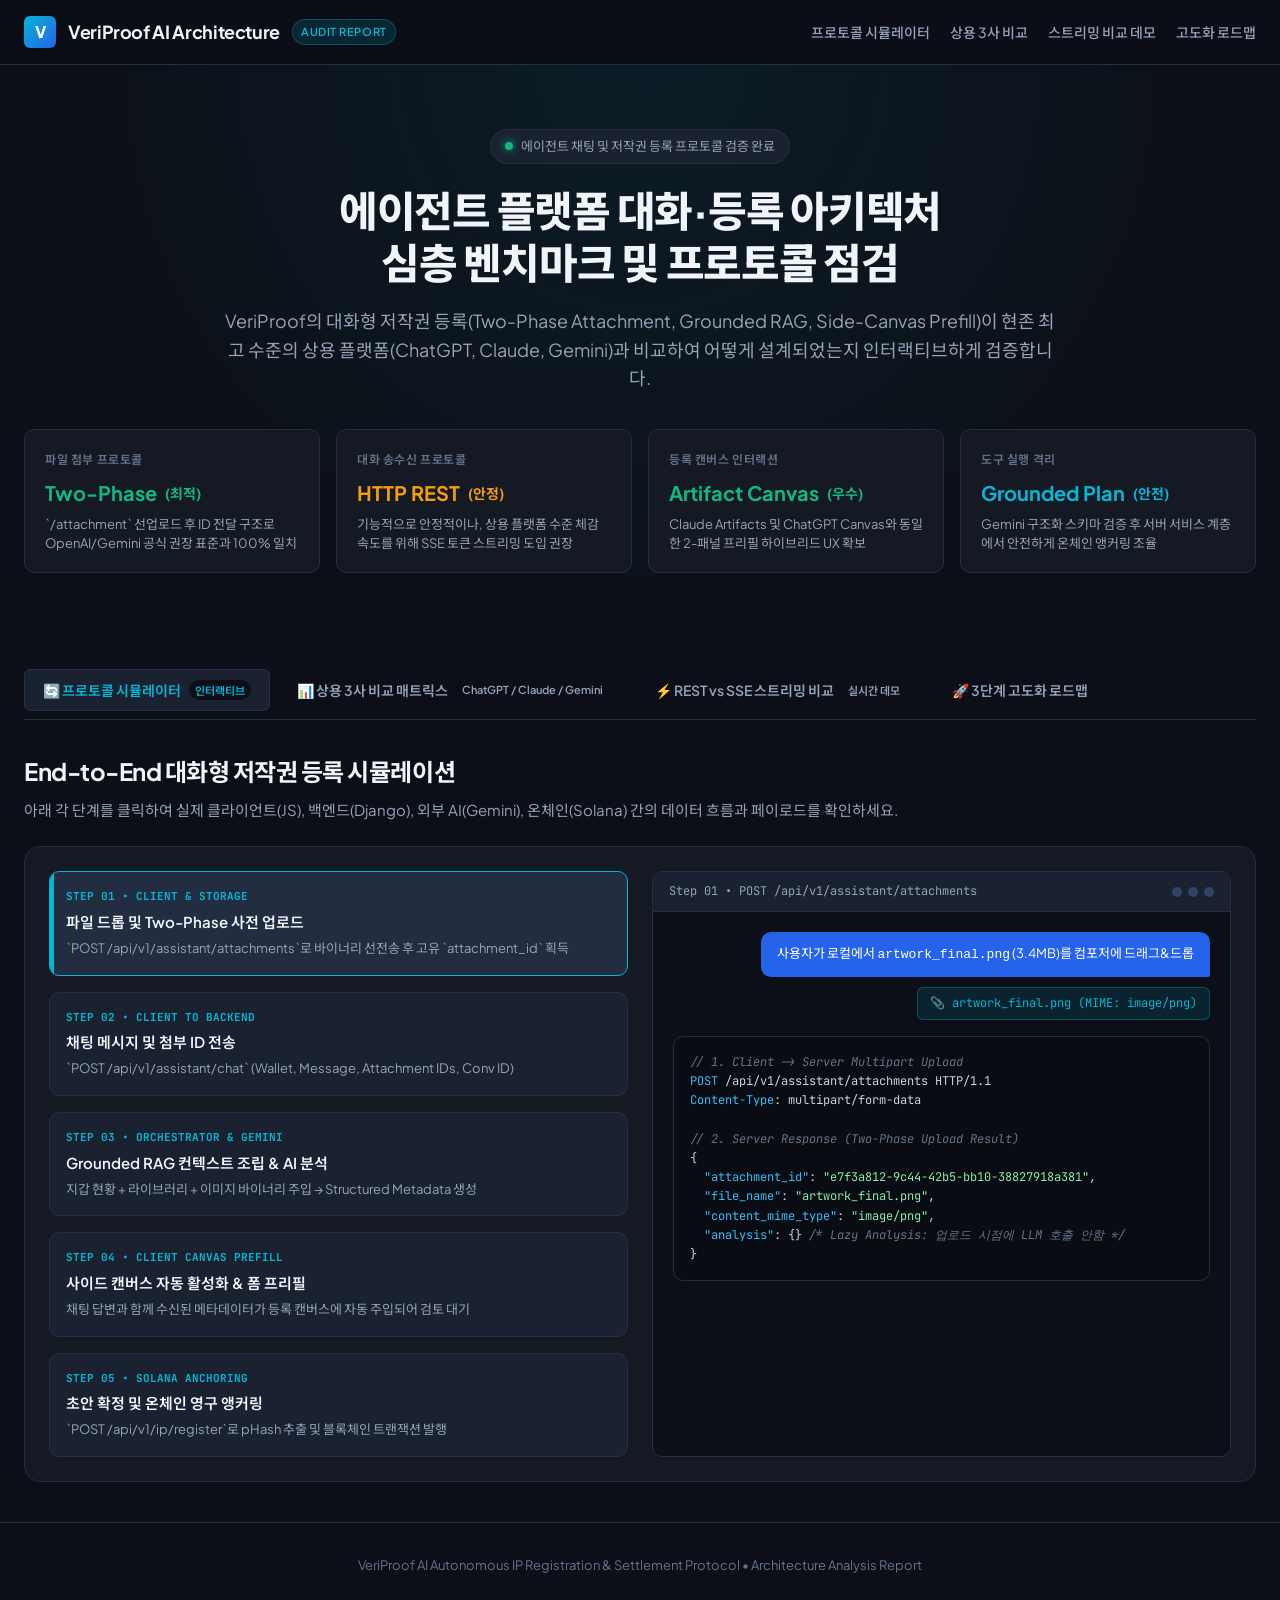
<file: docs/agent-chat-architecture-report.html>
<!DOCTYPE html>
<html lang="ko">
<head>
  <meta charset="UTF-8">
  <meta name="viewport" content="width=device-width, initial-scale=1.0">
  <title>VeriProof AI 에이전트 채팅 및 저작권 등록 아키텍처 분석 리포트</title>
  <link rel="preconnect" href="https://fonts.googleapis.com">
  <link rel="preconnect" href="https://fonts.gstatic.com" crossorigin>
  <link href="https://fonts.googleapis.com/css2?family=Plus+Jakarta+Sans:wght@400;500;600;700;800&family=JetBrains+Mono:wght@400;500;600&family=Noto+Sans+KR:wght@300;400;500;600;700&display=swap" rel="stylesheet">
  <style>
    :root {
      --font-main: 'Plus Jakarta Sans', 'Noto Sans KR', -apple-system, BlinkMacSystemFont, sans-serif;
      --font-mono: 'JetBrains Mono', monospace;

      --bg-base: #0c0f17;
      --bg-surface: #141923;
      --bg-surface-elevated: #1a2232;
      --bg-surface-active: #222d42;

      --border-subtle: #242f44;
      --border-strong: #334360;

      --text-primary: #f1f5f9;
      --text-secondary: #94a3b8;
      --text-muted: #64748b;

      --accent-cyan: #06b6d4;
      --accent-cyan-glow: rgba(6, 182, 212, 0.15);
      --accent-teal: #10b981;
      --accent-teal-glow: rgba(16, 185, 129, 0.15);
      --accent-amber: #f59e0b;
      --accent-rose: #f43f5e;
      --accent-blue: #38bdf8;

      --radius-sm: 6px;
      --radius-md: 10px;
      --radius-lg: 16px;
      --radius-xl: 24px;

      --shadow-sm: 0 2px 8px rgba(0, 0, 0, 0.3);
      --shadow-md: 0 8px 24px rgba(0, 0, 0, 0.4);
      --shadow-lg: 0 16px 40px rgba(0, 0, 0, 0.5);
    }

    * {
      box-sizing: border-box;
      margin: 0;
      padding: 0;
    }

    body {
      font-family: var(--font-main);
      background-color: var(--bg-base);
      color: var(--text-primary);
      line-height: 1.6;
      -webkit-font-smoothing: antialiased;
      overflow-x: hidden;
    }

    a {
      color: var(--accent-cyan);
      text-decoration: none;
    }

    /* Scrollbar */
    ::-webkit-scrollbar {
      width: 8px;
      height: 8px;
    }
    ::-webkit-scrollbar-track {
      background: var(--bg-base);
    }
    ::-webkit-scrollbar-thumb {
      background: var(--border-strong);
      border-radius: 4px;
    }
    ::-webkit-scrollbar-thumb:hover {
      background: var(--text-muted);
    }

    /* Container */
    .container {
      max-width: 1280px;
      margin: 0 auto;
      padding: 0 24px;
    }

    /* Header */
    header {
      border-bottom: 1px solid var(--border-subtle);
      background: rgba(12, 15, 23, 0.85);
      backdrop-filter: blur(12px);
      position: sticky;
      top: 0;
      z-index: 100;
      padding: 16px 0;
    }

    .nav-wrapper {
      display: flex;
      justify-content: space-between;
      align-items: center;
    }

    .brand-logo {
      display: flex;
      align-items: center;
      gap: 12px;
    }

    .brand-icon {
      width: 32px;
      height: 32px;
      background: linear-gradient(135deg, var(--accent-cyan), #2563eb);
      border-radius: var(--radius-sm);
      display: flex;
      align-items: center;
      justify-content: center;
      font-weight: 800;
      color: #fff;
      font-size: 16px;
    }

    .brand-title {
      font-size: 18px;
      font-weight: 700;
      letter-spacing: -0.02em;
    }

    .brand-badge {
      font-size: 11px;
      font-weight: 600;
      background: var(--accent-cyan-glow);
      color: var(--accent-cyan);
      border: 1px solid rgba(6, 182, 212, 0.3);
      padding: 3px 8px;
      border-radius: 20px;
      text-transform: uppercase;
      letter-spacing: 0.05em;
    }

    .nav-links {
      display: flex;
      gap: 20px;
      list-style: none;
    }

    .nav-links a {
      color: var(--text-secondary);
      font-size: 14px;
      font-weight: 500;
      transition: color 0.2s;
    }

    .nav-links a:hover {
      color: var(--text-primary);
    }

    /* Hero Section */
    .hero {
      padding: 64px 0 48px;
      text-align: center;
      background: radial-gradient(circle at 50% 0%, rgba(6, 182, 212, 0.08) 0%, transparent 70%);
    }

    .hero-eyebrow {
      display: inline-flex;
      align-items: center;
      gap: 8px;
      background: var(--bg-surface-elevated);
      border: 1px solid var(--border-subtle);
      padding: 6px 14px;
      border-radius: 20px;
      font-size: 13px;
      color: var(--text-secondary);
      margin-bottom: 20px;
    }

    .hero-eyebrow span.pulse-dot {
      width: 8px;
      height: 8px;
      background: var(--accent-teal);
      border-radius: 50%;
      box-shadow: 0 0 8px var(--accent-teal);
    }

    .hero-title {
      font-size: 42px;
      font-weight: 800;
      letter-spacing: -0.03em;
      line-height: 1.25;
      margin-bottom: 18px;
    }

    .hero-subtitle {
      font-size: 18px;
      color: var(--text-secondary);
      max-width: 840px;
      margin: 0 auto 36px;
      font-weight: 400;
    }

    /* Interactive Stats / Verdict Row */
    .verdict-grid {
      display: grid;
      grid-template-columns: repeat(4, 1fr);
      gap: 16px;
      margin-bottom: 48px;
    }

    .verdict-card {
      background: var(--bg-surface);
      border: 1px solid var(--border-subtle);
      border-radius: var(--radius-md);
      padding: 20px;
      text-align: left;
      transition: transform 0.2s, border-color 0.2s;
    }

    .verdict-card:hover {
      transform: translateY(-2px);
      border-color: var(--border-strong);
    }

    .verdict-header {
      font-size: 12px;
      text-transform: uppercase;
      letter-spacing: 0.05em;
      color: var(--text-muted);
      margin-bottom: 8px;
      font-weight: 600;
    }

    .verdict-val {
      font-size: 20px;
      font-weight: 700;
      display: flex;
      align-items: center;
      gap: 8px;
      margin-bottom: 6px;
    }

    .verdict-val.status-good { color: var(--accent-teal); }
    .verdict-val.status-info { color: var(--accent-cyan); }
    .verdict-val.status-warn { color: var(--accent-amber); }

    .verdict-desc {
      font-size: 13px;
      color: var(--text-secondary);
      line-height: 1.4;
    }

    /* Tab Section */
    .section-nav-tabs {
      display: flex;
      gap: 8px;
      border-bottom: 1px solid var(--border-subtle);
      margin-bottom: 32px;
      overflow-x: auto;
      padding-bottom: 8px;
    }

    .tab-btn {
      background: transparent;
      border: 1px solid transparent;
      color: var(--text-secondary);
      padding: 10px 18px;
      font-size: 14px;
      font-weight: 600;
      border-radius: var(--radius-sm);
      cursor: pointer;
      font-family: inherit;
      transition: all 0.2s;
      white-space: nowrap;
      display: flex;
      align-items: center;
      gap: 8px;
    }

    .tab-btn:hover {
      color: var(--text-primary);
      background: var(--bg-surface);
    }

    .tab-btn.active {
      color: var(--accent-cyan);
      background: var(--bg-surface-elevated);
      border-color: var(--border-subtle);
    }

    .tab-btn .tab-badge {
      font-size: 11px;
      padding: 2px 6px;
      border-radius: 10px;
      background: var(--bg-base);
    }

    /* Content Panels */
    .tab-panel {
      display: none;
      animation: fadeIn 0.3s ease-in-out;
    }

    .tab-panel.active {
      display: block;
    }

    @keyframes fadeIn {
      from { opacity: 0; transform: translateY(6px); }
      to { opacity: 1; transform: translateY(0); }
    }

    /* Section Component Header */
    .section-header {
      margin-bottom: 24px;
    }

    .section-title {
      font-size: 24px;
      font-weight: 700;
      margin-bottom: 8px;
      letter-spacing: -0.02em;
    }

    .section-description {
      font-size: 15px;
      color: var(--text-secondary);
    }

    /* Simulator Workspace Layout */
    .sim-layout {
      display: grid;
      grid-template-columns: 1fr 1fr;
      gap: 24px;
      background: var(--bg-surface);
      border: 1px solid var(--border-subtle);
      border-radius: var(--radius-lg);
      padding: 24px;
      margin-bottom: 40px;
    }

    /* Interactive Simulation Flow Box */
    .sim-controls {
      display: flex;
      flex-direction: column;
      gap: 16px;
    }

    .sim-step-card {
      background: var(--bg-surface-elevated);
      border: 1px solid var(--border-subtle);
      border-radius: var(--radius-md);
      padding: 16px;
      cursor: pointer;
      transition: all 0.2s;
      position: relative;
      overflow: hidden;
    }

    .sim-step-card:hover {
      border-color: var(--border-strong);
      transform: translateX(4px);
    }

    .sim-step-card.active {
      border-color: var(--accent-cyan);
      background: var(--bg-surface-active);
    }

    .sim-step-card.active::before {
      content: "";
      position: absolute;
      left: 0;
      top: 0;
      bottom: 0;
      width: 4px;
      background: var(--accent-cyan);
    }

    .sim-step-num {
      font-size: 11px;
      font-weight: 700;
      font-family: var(--font-mono);
      color: var(--accent-cyan);
      text-transform: uppercase;
      margin-bottom: 4px;
    }

    .sim-step-title {
      font-size: 15px;
      font-weight: 600;
      margin-bottom: 4px;
      color: var(--text-primary);
    }

    .sim-step-desc {
      font-size: 13px;
      color: var(--text-secondary);
    }

    /* Live Preview Screen */
    .sim-screen {
      background: var(--bg-base);
      border: 1px solid var(--border-subtle);
      border-radius: var(--radius-md);
      display: flex;
      flex-direction: column;
      overflow: hidden;
    }

    .sim-screen-bar {
      background: var(--bg-surface-elevated);
      padding: 10px 16px;
      border-bottom: 1px solid var(--border-subtle);
      display: flex;
      justify-content: space-between;
      align-items: center;
    }

    .sim-screen-title {
      font-size: 12px;
      font-family: var(--font-mono);
      color: var(--text-secondary);
      display: flex;
      align-items: center;
      gap: 6px;
    }

    .sim-screen-dots {
      display: flex;
      gap: 6px;
    }

    .sim-screen-dot {
      width: 10px;
      height: 10px;
      border-radius: 50%;
      background: var(--border-strong);
    }

    .sim-screen-body {
      padding: 20px;
      flex: 1;
      display: flex;
      flex-direction: column;
      gap: 16px;
      overflow-y: auto;
      max-height: 480px;
    }

    /* Chat Messages Mock in Screen */
    .mock-msg {
      display: flex;
      flex-direction: column;
      max-width: 85%;
      gap: 4px;
    }

    .mock-msg.user {
      align-self: flex-end;
      align-items: flex-end;
    }

    .mock-msg.assistant {
      align-self: flex-start;
      align-items: flex-start;
    }

    .mock-bubble {
      padding: 12px 16px;
      border-radius: var(--radius-md);
      font-size: 13px;
      line-height: 1.5;
    }

    .mock-msg.user .mock-bubble {
      background: #2563eb;
      color: #fff;
      border-bottom-right-radius: 2px;
    }

    .mock-msg.assistant .mock-bubble {
      background: var(--bg-surface-elevated);
      border: 1px solid var(--border-subtle);
      color: var(--text-primary);
      border-bottom-left-radius: 2px;
    }

    .mock-attachment-chip {
      display: inline-flex;
      align-items: center;
      gap: 8px;
      background: rgba(6, 182, 212, 0.12);
      border: 1px solid rgba(6, 182, 212, 0.3);
      padding: 6px 12px;
      border-radius: var(--radius-sm);
      font-size: 12px;
      font-family: var(--font-mono);
      color: var(--accent-cyan);
      margin-top: 6px;
    }

    .mock-canvas-popup {
      background: var(--bg-surface-elevated);
      border: 1px solid var(--accent-teal);
      border-radius: var(--radius-md);
      padding: 14px;
      width: 100%;
      margin-top: 8px;
      box-shadow: var(--shadow-sm);
      animation: slideUp 0.3s ease-out;
    }

    @keyframes slideUp {
      from { transform: translateY(10px); opacity: 0; }
      to { transform: translateY(0); opacity: 1; }
    }

    .mock-canvas-header {
      display: flex;
      justify-content: space-between;
      font-size: 12px;
      font-weight: 700;
      color: var(--accent-teal);
      margin-bottom: 8px;
    }

    .mock-form-field {
      margin-bottom: 8px;
    }

    .mock-form-label {
      font-size: 11px;
      color: var(--text-muted);
      margin-bottom: 2px;
      display: block;
    }

    .mock-form-val {
      font-size: 12px;
      background: var(--bg-base);
      border: 1px solid var(--border-subtle);
      padding: 6px 8px;
      border-radius: var(--radius-sm);
      color: var(--text-primary);
      font-family: var(--font-mono);
    }

    /* Code Block Display */
    .code-box {
      background: #090c12;
      border: 1px solid var(--border-subtle);
      border-radius: var(--radius-md);
      padding: 16px;
      font-family: var(--font-mono);
      font-size: 12px;
      line-height: 1.6;
      color: #cbd5e1;
      overflow-x: auto;
    }

    .code-box .token-key { color: var(--accent-blue); }
    .code-box .token-str { color: #86efac; }
    .code-box .token-num { color: #fde047; }
    .code-box .token-bool { color: #f472b6; }
    .code-box .token-comment { color: var(--text-muted); font-style: italic; }

    /* Comparison Table */
    .table-container {
      background: var(--bg-surface);
      border: 1px solid var(--border-subtle);
      border-radius: var(--radius-lg);
      overflow: hidden;
      margin-bottom: 40px;
      box-shadow: var(--shadow-sm);
    }

    table.benchmark-table {
      width: 100%;
      border-collapse: collapse;
      text-align: left;
      font-size: 14px;
    }

    table.benchmark-table th {
      background: var(--bg-surface-elevated);
      padding: 16px 20px;
      font-weight: 700;
      color: var(--text-primary);
      border-bottom: 1px solid var(--border-strong);
    }

    table.benchmark-table td {
      padding: 16px 20px;
      border-bottom: 1px solid var(--border-subtle);
      color: var(--text-secondary);
      vertical-align: top;
      line-height: 1.5;
    }

    table.benchmark-table tr:hover td {
      background: var(--bg-surface-active);
    }

    .table-pill {
      display: inline-block;
      font-size: 12px;
      font-weight: 600;
      padding: 4px 10px;
      border-radius: 12px;
      margin-bottom: 6px;
    }

    .table-pill.best {
      background: rgba(16, 185, 129, 0.15);
      color: var(--accent-teal);
      border: 1px solid rgba(16, 185, 129, 0.3);
    }

    .table-pill.warn {
      background: rgba(245, 158, 11, 0.15);
      color: var(--accent-amber);
      border: 1px solid rgba(245, 158, 11, 0.3);
    }

    .table-pill.info {
      background: rgba(6, 182, 212, 0.15);
      color: var(--accent-cyan);
      border: 1px solid rgba(6, 182, 212, 0.3);
    }

    /* Live Protocol Streaming Demo */
    .stream-demo-container {
      display: grid;
      grid-template-columns: 1fr 1fr;
      gap: 20px;
      margin-bottom: 40px;
    }

    .stream-card {
      background: var(--bg-surface);
      border: 1px solid var(--border-subtle);
      border-radius: var(--radius-lg);
      padding: 20px;
      display: flex;
      flex-direction: column;
    }

    .stream-card-header {
      display: flex;
      justify-content: space-between;
      align-items: center;
      margin-bottom: 16px;
    }

    .stream-title {
      font-size: 16px;
      font-weight: 700;
    }

    .stream-view {
      background: var(--bg-base);
      border: 1px solid var(--border-subtle);
      border-radius: var(--radius-md);
      padding: 16px;
      min-height: 200px;
      flex: 1;
      font-family: var(--font-main);
      font-size: 14px;
      line-height: 1.6;
      display: flex;
      flex-direction: column;
      justify-content: space-between;
    }

    .stream-text {
      white-space: pre-wrap;
      color: var(--text-primary);
    }

    .cursor {
      display: inline-block;
      width: 2px;
      height: 16px;
      background: var(--accent-cyan);
      vertical-align: middle;
      animation: blink 0.8s infinite;
    }

    @keyframes blink {
      0%, 100% { opacity: 1; }
      50% { opacity: 0; }
    }

    .stream-metrics {
      margin-top: 16px;
      padding-top: 12px;
      border-top: 1px solid var(--border-subtle);
      display: flex;
      justify-content: space-between;
      font-size: 12px;
      font-family: var(--font-mono);
      color: var(--text-muted);
    }

    .btn-action {
      background: var(--accent-cyan);
      color: #090c12;
      font-weight: 700;
      border: none;
      padding: 10px 18px;
      border-radius: var(--radius-sm);
      cursor: pointer;
      transition: opacity 0.2s;
      font-family: inherit;
      font-size: 13px;
    }

    .btn-action:hover {
      opacity: 0.9;
    }

    /* Key Takeaway Bento Cards */
    .takeaway-grid {
      display: grid;
      grid-template-columns: repeat(3, 1fr);
      gap: 20px;
      margin-bottom: 60px;
    }

    .takeaway-card {
      background: var(--bg-surface);
      border: 1px solid var(--border-subtle);
      border-radius: var(--radius-md);
      padding: 24px;
      display: flex;
      flex-direction: column;
      gap: 12px;
    }

    .takeaway-icon {
      width: 40px;
      height: 40px;
      border-radius: var(--radius-sm);
      display: flex;
      align-items: center;
      justify-content: center;
      font-size: 20px;
    }

    .takeaway-title {
      font-size: 17px;
      font-weight: 700;
    }

    .takeaway-body {
      font-size: 14px;
      color: var(--text-secondary);
      line-height: 1.5;
    }

    /* Footer */
    footer {
      border-top: 1px solid var(--border-subtle);
      padding: 32px 0;
      text-align: center;
      font-size: 13px;
      color: var(--text-muted);
    }

    /* Responsive */
    @media (max-width: 992px) {
      .verdict-grid { grid-template-columns: repeat(2, 1fr); }
      .sim-layout { grid-template-columns: 1fr; }
      .stream-demo-container { grid-template-columns: 1fr; }
      .takeaway-grid { grid-template-columns: 1fr; }
    }
  </style>
</head>
<body>

  <!-- Top Header Navigation -->
  <header>
    <div class="container nav-wrapper">
      <div class="brand-logo">
        <div class="brand-icon">V</div>
        <div class="brand-title">VeriProof AI Architecture</div>
        <div class="brand-badge">Audit Report</div>
      </div>
      <ul class="nav-links">
        <li><a href="#simulator">프로토콜 시뮬레이터</a></li>
        <li><a href="#benchmark">상용 3사 비교</a></li>
        <li><a href="#streaming-demo">스트리밍 비교 데모</a></li>
        <li><a href="#roadmap">고도화 로드맵</a></li>
      </ul>
    </div>
  </header>

  <!-- Hero Section -->
  <section class="hero">
    <div class="container">
      <div class="hero-eyebrow">
        <span class="pulse-dot"></span>
        <span>에이전트 채팅 및 저작권 등록 프로토콜 검증 완료</span>
      </div>
      <h1 class="hero-title">에이전트 플랫폼 대화·등록 아키텍처<br>심층 벤치마크 및 프로토콜 점검</h1>
      <p class="hero-subtitle">
        VeriProof의 대화형 저작권 등록(Two-Phase Attachment, Grounded RAG, Side-Canvas Prefill)이 현존 최고 수준의 상용 플랫폼(ChatGPT, Claude, Gemini)과 비교하여 어떻게 설계되었는지 인터랙티브하게 검증합니다.
      </p>

      <!-- Quick Verdict Metrics -->
      <div class="verdict-grid">
        <div class="verdict-card">
          <div class="verdict-header">파일 첨부 프로토콜</div>
          <div class="verdict-val status-good">
            <span>Two-Phase</span>
            <span style="font-size:14px;">(최적)</span>
          </div>
          <div class="verdict-desc">`/attachment` 선업로드 후 ID 전달 구조로 OpenAI/Gemini 공식 권장 표준과 100% 일치</div>
        </div>

        <div class="verdict-card">
          <div class="verdict-header">대화 송수신 프로토콜</div>
          <div class="verdict-val status-warn">
            <span>HTTP REST</span>
            <span style="font-size:14px;">(안정)</span>
          </div>
          <div class="verdict-desc">기능적으로 안정적이나, 상용 플랫폼 수준 체감 속도를 위해 SSE 토큰 스트리밍 도입 권장</div>
        </div>

        <div class="verdict-card">
          <div class="verdict-header">등록 캔버스 인터랙션</div>
          <div class="verdict-val status-good">
            <span>Artifact Canvas</span>
            <span style="font-size:14px;">(우수)</span>
          </div>
          <div class="verdict-desc">Claude Artifacts 및 ChatGPT Canvas와 동일한 2-패널 프리필 하이브리드 UX 확보</div>
        </div>

        <div class="verdict-card">
          <div class="verdict-header">도구 실행 격리</div>
          <div class="verdict-val status-info">
            <span>Grounded Plan</span>
            <span style="font-size:14px;">(안전)</span>
          </div>
          <div class="verdict-desc">Gemini 구조화 스키마 검증 후 서버 서비스 계층에서 안전하게 온체인 앵커링 조율</div>
        </div>
      </div>

    </div>
  </section>

  <!-- Main Content Tabs -->
  <main class="container">

    <div class="section-nav-tabs">
      <button class="tab-btn active" onclick="switchTab('simulator')">
        <span>🔄 프로토콜 시뮬레이터</span>
        <span class="tab-badge">인터랙티브</span>
      </button>
      <button class="tab-btn" onclick="switchTab('benchmark')">
        <span>📊 상용 3사 비교 매트릭스</span>
        <span class="tab-badge">ChatGPT / Claude / Gemini</span>
      </button>
      <button class="tab-btn" onclick="switchTab('streaming-demo')">
        <span>⚡ REST vs SSE 스트리밍 비교</span>
        <span class="tab-badge">실시간 데모</span>
      </button>
      <button class="tab-btn" onclick="switchTab('roadmap')">
        <span>🚀 3단계 고도화 로드맵</span>
      </button>
    </div>

    <!-- TAB 1: Protocol Simulator -->
    <section id="tab-simulator" class="tab-panel active">
      <div class="section-header">
        <h2 class="section-title">End-to-End 대화형 저작권 등록 시뮬레이션</h2>
        <p class="section-description">아래 각 단계를 클릭하여 실제 클라이언트(JS), 백엔드(Django), 외부 AI(Gemini), 온체인(Solana) 간의 데이터 흐름과 페이로드를 확인하세요.</p>
      </div>

      <div class="sim-layout">
        <!-- Controls / Steps -->
        <div class="sim-controls">

          <div class="sim-step-card active" onclick="selectStep(1)">
            <div class="sim-step-num">Step 01 • Client & Storage</div>
            <div class="sim-step-title">파일 드롭 및 Two-Phase 사전 업로드</div>
            <div class="sim-step-desc">`POST /api/v1/assistant/attachments`로 바이너리 선전송 후 고유 `attachment_id` 획득</div>
          </div>

          <div class="sim-step-card" onclick="selectStep(2)">
            <div class="sim-step-num">Step 02 • Client to Backend</div>
            <div class="sim-step-title">채팅 메시지 및 첨부 ID 전송</div>
            <div class="sim-step-desc">`POST /api/v1/assistant/chat` (Wallet, Message, Attachment IDs, Conv ID)</div>
          </div>

          <div class="sim-step-card" onclick="selectStep(3)">
            <div class="sim-step-num">Step 03 • Orchestrator & Gemini</div>
            <div class="sim-step-title">Grounded RAG 컨텍스트 조립 & AI 분석</div>
            <div class="sim-step-desc">지갑 현황 + 라이브러리 + 이미지 바이너리 주입 → Structured Metadata 생성</div>
          </div>

          <div class="sim-step-card" onclick="selectStep(4)">
            <div class="sim-step-num">Step 04 • Client Canvas Prefill</div>
            <div class="sim-step-title">사이드 캔버스 자동 활성화 & 폼 프리필</div>
            <div class="sim-step-desc">채팅 답변과 함께 수신된 메타데이터가 등록 캔버스에 자동 주입되어 검토 대기</div>
          </div>

          <div class="sim-step-card" onclick="selectStep(5)">
            <div class="sim-step-num">Step 05 • Solana Anchoring</div>
            <div class="sim-step-title">초안 확정 및 온체인 영구 앵커링</div>
            <div class="sim-step-desc">`POST /api/v1/ip/register`로 pHash 추출 및 블록체인 트랜잭션 발행</div>
          </div>

        </div>

        <!-- Dynamic Screen Preview -->
        <div class="sim-screen">
          <div class="sim-screen-bar">
            <div class="sim-screen-title" id="screen-step-label">Step 01 • POST /api/v1/assistant/attachments</div>
            <div class="sim-screen-dots">
              <div class="sim-screen-dot"></div>
              <div class="sim-screen-dot"></div>
              <div class="sim-screen-dot"></div>
            </div>
          </div>

          <div class="sim-screen-body" id="screen-content">
            <!-- Dynamic Injection via JS -->
          </div>
        </div>
      </div>
    </section>

    <!-- TAB 2: Commercial Benchmark Matrix -->
    <section id="tab-benchmark" class="tab-panel">
      <div class="section-header">
        <h2 class="section-title">상용 에이전트 플랫폼(ChatGPT, Claude, Gemini) 비교 분석</h2>
        <p class="section-description">글로벌 3대 에이전트 플랫폼의 아키텍처 스펙과 VeriProof의 현재 설계를 비교한 매트릭스입니다.</p>
      </div>

      <div class="table-container">
        <table class="benchmark-table">
          <thead>
            <tr>
              <th style="width: 18%;">비교 항목</th>
              <th style="width: 22%;">VeriProof (현재 구현)</th>
              <th style="width: 20%;">OpenAI ChatGPT</th>
              <th style="width: 20%;">Anthropic Claude</th>
              <th style="width: 20%;">Google Gemini</th>
            </tr>
          </thead>
          <tbody>
            <tr>
              <td><strong>파일 첨부 방식</strong></td>
              <td>
                <span class="table-pill best">Two-Phase (Out-of-band)</span>
                <div>`/assistant/attachments`로 선행 업로드 후 고유 ID만 채팅 페이로드로 참조</div>
              </td>
              <td>
                <span class="table-pill best">Two-Phase (Files API)</span>
                <div>`POST /v1/files` 선행 업로드 후 `file_ids` 참조 (Assistants/Chat)</div>
              </td>
              <td>
                <span class="table-pill info">Hybrid (Base64 / Files API)</span>
                <div>Base64 인라인 페이로드 및 Files API 사전 업로드 병용 지원</div>
              </td>
              <td>
                <span class="table-pill best">Two-Phase (File API)</span>
                <div>`client.files.upload` 선행 업로드 후 Resource URI를 Part로 전달</div>
              </td>
            </tr>
            <tr>
              <td><strong>채팅 통신 프로토콜</strong></td>
              <td>
                <span class="table-pill warn">HTTP POST (Single JSON)</span>
                <div>단일 요청-응답 동기 통신 (구현 단순/안정, 응답 대기 시간 존재)</div>
              </td>
              <td>
                <span class="table-pill best">SSE (Server-Sent Events)</span>
                <div>토큰 단위 실시간 스트리밍 (`text/event-stream`)으로 TTFT 최소화</div>
              </td>
              <td>
                <span class="table-pill best">SSE (Server-Sent Events)</span>
                <div>이벤트/블록 단위 토큰 스트리밍 표준 채택</div>
              </td>
              <td>
                <span class="table-pill best">SSE & Bidi WebSocket</span>
                <div>SSE 스트리밍 및 Gemini Live 양방향 웹소켓 프로토콜 제공</div>
              </td>
            </tr>
            <tr>
              <td><strong>파일 분석 시점</strong></td>
              <td>
                <span class="table-pill best">지연 분석 (Lazy Analysis)</span>
                <div>업로드 시 임시 저장만 수행하고, 사용자가 질문/등록 요청 시 LLM 전달 (비용 절감)</div>
              </td>
              <td>
                <span class="table-pill info">사전/지연 혼합</span>
                <div>Code Interpreter는 사전 인덱싱, Vision은 프롬프트 생성 시 처리</div>
              </td>
              <td>
                <span class="table-pill best">지연 분석 (Lazy Analysis)</span>
                <div>메시지 생성 턴에 문서/이미지 파싱 후 컨텍스트 주입</div>
              </td>
              <td>
                <span class="table-pill best">지연 분석 (Lazy Analysis)</span>
                <div>업로드 후 `generate_content` 호출 시점에 멀티모달 추론 수행</div>
              </td>
            </tr>
            <tr>
              <td><strong>UI 상호작용 모델</strong></td>
              <td>
                <span class="table-pill best">Chat + Side Canvas (Form)</span>
                <div>대화 중 메타데이터 생성 시 우측 캔버스 폼이 자동으로 열리고 프리필 연동</div>
              </td>
              <td>
                <span class="table-pill best">ChatGPT Canvas</span>
                <div>사이드 에디터 패널 연동을 통한 문서/코드 협업</div>
              </td>
              <td>
                <span class="table-pill best">Claude Artifacts</span>
                <div>독립된 우측 뷰어/에디터 패널 (React/SVG/문서 렌더링)</div>
              </td>
              <td>
                <span class="table-pill info">Side Panel / Extensions</span>
                <div>사이드 패널 및 Google Workspace 도구 연동</div>
              </td>
            </tr>
            <tr>
              <td><strong>도구 실행 통제</strong></td>
              <td>
                <span class="table-pill best">Grounded Plan + Schema</span>
                <div>JSON Schema로 AI의 행동을 제한하고 서버 서비스에서 유효성 검증 후 실행</div>
              </td>
              <td>
                <span class="table-pill info">Native Tool Calling</span>
                <div>Model-native Function Calling + Multi-turn Tool Execution Loop</div>
              </td>
              <td>
                <span class="table-pill info">Native Tool Use</span>
                <div>`tools` 정의 블록 기반 모델 주도 도구 호출 루프</div>
              </td>
              <td>
                <span class="table-pill info">Native Function Calling</span>
                <div>`FunctionDeclaration` 기반 클라이언트/서버 도구 실행</div>
              </td>
            </tr>
          </tbody>
        </table>
      </div>
    </section>

    <!-- TAB 3: Streaming Protocol Interactive Demo -->
    <section id="tab-streaming-demo" class="tab-panel">
      <div class="section-header">
        <h2 class="section-title">동기식 HTTP REST vs SSE 토큰 스트리밍 체감 비교</h2>
        <p class="section-description">아래 시뮬레이션 버튼을 눌러 사용자가 느끼는 응답 속도와 UI 피드백의 차이를 직접 비교해 보세요.</p>
      </div>

      <div class="stream-demo-container">

        <!-- REST Box -->
        <div class="stream-card">
          <div class="stream-card-header">
            <div class="stream-title">1. 현재 방식: 동기식 HTTP POST (JSON)</div>
            <span class="table-pill warn">전체 생성 후 일괄 노출</span>
          </div>
          <div class="stream-view" id="rest-box">
            <div class="stream-text" id="rest-text">대기 중... 테스트 버튼을 눌러주세요.</div>
            <div class="stream-metrics">
              <span>Time To First Token: <strong id="rest-ttft">-</strong></span>
              <span>Total Latency: <strong id="rest-total">-</strong></span>
            </div>
          </div>
        </div>

        <!-- SSE Box -->
        <div class="stream-card">
          <div class="stream-card-header">
            <div class="stream-title">2. 개선 권장: SSE (Server-Sent Events) 스트리밍</div>
            <span class="table-pill best">실시간 토큰 스트리밍</span>
          </div>
          <div class="stream-view" id="sse-box">
            <div class="stream-text" id="sse-text">대기 중... 테스트 버튼을 눌러주세요.</div>
            <div class="stream-metrics">
              <span>Time To First Token: <strong id="sse-ttft" style="color:var(--accent-teal);">-</strong></span>
              <span>Total Latency: <strong id="sse-total">-</strong></span>
            </div>
          </div>
        </div>

      </div>

      <div style="text-align: center; margin-bottom: 48px;">
        <button class="btn-action" onclick="runStreamingSimulation()">⚡ 두 방식 동시 시뮬레이션 시작</button>
      </div>
    </section>

    <!-- TAB 4: Architecture Roadmap -->
    <section id="tab-roadmap" class="tab-panel">
      <div class="section-header">
        <h2 class="section-title">향후 아키텍처 고도화 로드맵</h2>
        <p class="section-description">상용 플랫폼 수준의 완성도를 달성하기 위한 3단계 점진적 아키텍처 개선 계획입니다.</p>
      </div>

      <div class="takeaway-grid">
        <div class="takeaway-card">
          <div class="takeaway-icon" style="background: rgba(6, 182, 212, 0.15); color: var(--accent-cyan);">01</div>
          <div class="takeaway-title">Phase 1: SSE 토큰 스트리밍</div>
          <div class="takeaway-body">
            Django `StreamingHttpResponse` 또는 ASGI를 도입하여 어시스턴트의 생각과 텍스트를 실시간 청크 단위로 스트리밍. 마지막 청크에서 구조화된 Canvas 메타데이터를 전송하여 사용자 체감 지연(TTFT)을 80% 이상 개선.
          </div>
        </div>

        <div class="takeaway-card">
          <div class="takeaway-icon" style="background: rgba(16, 185, 129, 0.15); color: var(--accent-teal);">02</div>
          <div class="takeaway-title">Phase 2: Multi-turn Function Calling</div>
          <div class="takeaway-body">
            Gemini 네이티브 Function Declaration 기반 다단계 에이전트 루프 도입. "지갑 조회 → 이전 라이선스 판매 이력 분석 → 적정 가격 계산 → 등록 캔버스 제안"으로 이어지는 자율적 복합 태스크 처리.
          </div>
        </div>

        <div class="takeaway-card">
          <div class="takeaway-icon" style="background: rgba(245, 158, 11, 0.15); color: var(--accent-amber);">03</div>
          <div class="takeaway-title">Phase 3: Direct S3/GCS Presigned Upload</div>
          <div class="takeaway-body">
            대용량 고해상도 비디오나 마스터 오디오 파일 등록을 위해, 웹서버를 거치지 않고 오브젝트 스토리지로 직접 업로드하는 Presigned URL 체계 구축 및 비동기 Celery 해시 추출 파이프라인 결합.
          </div>
        </div>
      </div>
    </section>

  </main>

  <!-- Footer -->
  <footer>
    <div class="container">
      VeriProof AI Autonomous IP Registration & Settlement Protocol • Architecture Analysis Report
    </div>
  </footer>

  <script>
    // Tab Switching Logic
    function switchTab(tabId) {
      document.querySelectorAll('.tab-btn').forEach(btn => btn.classList.remove('active'));
      document.querySelectorAll('.tab-panel').forEach(panel => panel.classList.remove('active'));

      event.currentTarget.classList.add('active');
      document.getElementById('tab-' + tabId).classList.add('active');
    }

    // Step Simulator Data
    const stepDetails = {
      1: {
        label: "Step 01 • POST /api/v1/assistant/attachments",
        html: `
          <div class="mock-msg user">
            <div class="mock-bubble">사용자가 로컬에서 <code>artwork_final.png</code> (3.4MB)를 컴포저에 드래그&드롭</div>
            <div class="mock-attachment-chip">📎 artwork_final.png (MIME: image/png)</div>
          </div>
          <div class="code-box">
            <span class="token-comment">// 1. Client -> Server Multipart Upload</span><br>
            <span class="token-key">POST</span> /api/v1/assistant/attachments HTTP/1.1<br>
            <span class="token-key">Content-Type</span>: multipart/form-data<br><br>
            <span class="token-comment">// 2. Server Response (Two-Phase Upload Result)</span><br>
            {<br>
            &nbsp;&nbsp;<span class="token-key">"attachment_id"</span>: <span class="token-str">"e7f3a812-9c44-42b5-bb10-38827918a381"</span>,<br>
            &nbsp;&nbsp;<span class="token-key">"file_name"</span>: <span class="token-str">"artwork_final.png"</span>,<br>
            &nbsp;&nbsp;<span class="token-key">"content_mime_type"</span>: <span class="token-str">"image/png"</span>,<br>
            &nbsp;&nbsp;<span class="token-key">"analysis"</span>: {} <span class="token-comment">/* Lazy Analysis: 업로드 시점에 LLM 호출 안함 */</span><br>
            }
          </div>
        `
      },
      2: {
        label: "Step 02 • POST /api/v1/assistant/chat",
        html: `
          <div class="mock-msg user">
            <div class="mock-bubble">"이 첨부한 일러스트 이미지로 저작권 라이선스 등록 초안 작성해줘."</div>
            <div class="mock-attachment-chip">📎 e7f3a812-9c44-42b5-bb10-38827918a381</div>
          </div>
          <div class="code-box">
            <span class="token-comment">// Client Request Payload</span><br>
            {<br>
            &nbsp;&nbsp;<span class="token-key">"creator_wallet"</span>: <span class="token-str">"9WzDXwBbmkg8ZTbNMqUxvQRAyrZzDsGYdLVL9zYtAWWM"</span>,<br>
            &nbsp;&nbsp;<span class="token-key">"message"</span>: <span class="token-str">"이 첨부한 일러스트 이미지로 저작권 라이선스 등록 초안 작성해줘."</span>,<br>
            &nbsp;&nbsp;<span class="token-key">"attachment_ids"</span>: [<span class="token-str">"e7f3a812-9c44-42b5-bb10-38827918a381"</span>],<br>
            &nbsp;&nbsp;<span class="token-key">"conversation_id"</span>: <span class="token-str">"3fa85f64-5717-4562-b3fc-2c963f66afa6"</span><br>
            }
          </div>
        `
      },
      3: {
        label: "Step 03 • CreatorAssistantService & Gemini Vision",
        html: `
          <div class="code-box">
            <span class="token-comment">// Backend Grounded RAG Context Injection</span><br>
            context = {<br>
            &nbsp;&nbsp;<span class="token-key">"asset_count"</span>: <span class="token-num">12</span>,<br>
            &nbsp;&nbsp;<span class="token-key">"license_revenue_usdc"</span>: <span class="token-str">"450.00"</span>,<br>
            &nbsp;&nbsp;<span class="token-key">"behavior_instructions"</span>: [{ <span class="token-key">"title"</span>: <span class="token-str">"정확한 태그 생성"</span>, <span class="token-key">"instruction"</span>: <span class="token-str">"한국어 태그 5개 이하 작성"</span> }]<br>
            };<br><br>
            <span class="token-comment">// Gemini suggest_registration_metadata Structured Output Schema Call</span><br>
            gemini.suggest_registration_metadata(image_bytes, <span class="token-str">"image/png"</span>, message)
          </div>
          <div class="mock-msg assistant">
            <div class="mock-bubble">이미지의 구도와 스타일을 분석하여 최적의 메타데이터와 권장 가격을 도출했습니다.</div>
          </div>
        `
      },
      4: {
        label: "Step 04 • Server Response & Canvas Auto-Prefill",
        html: `
          <div class="mock-msg assistant">
            <div class="mock-bubble">해당 이미지에 대한 저작권 등록 초안을 준비했습니다. 오른쪽 캔버스에서 내용을 확인하고 등록을 확정해 주세요.</div>
          </div>
          <div class="mock-canvas-popup">
            <div class="mock-canvas-header">
              <span>✦ REGISTRATION CANVAS (AUTO-PREFILLED)</span>
              <span>DEVNET SOL</span>
            </div>
            <div class="mock-form-field">
              <span class="mock-form-label">작품 제목 (Title)</span>
              <div class="mock-form-val">사이버펑크 네온 시티 2099</div>
            </div>
            <div class="mock-form-field">
              <span class="mock-form-label">작품 설명 (Description)</span>
              <div class="mock-form-val">미래 지향적인 네온 라이트와 비 내리는 사이버펑크 도시를 묘사한 고해상도 디지털 아트</div>
            </div>
            <div class="mock-form-field">
              <span class="mock-form-label">디스커버리 태그 (Tags)</span>
              <div class="mock-form-val">사이버펑크, 디지털아트, 일러스트, 야경, SF</div>
            </div>
          </div>
        `
      },
      5: {
        label: "Step 05 • Solana Devnet On-Chain Anchoring",
        html: `
          <div class="code-box">
            <span class="token-comment">// 1. Draft Confirmation Token Issue</span><br>
            <span class="token-key">POST</span> /api/v1/assistant/registration-drafts/{draft_id}/confirm<br>
            → <span class="token-str">{"confirmation_token": "cf_token_88ab4..."}</span><br><br>
            <span class="token-comment">// 2. Final Asset Registration & Solana Devnet Tx</span><br>
            <span class="token-key">POST</span> /api/v1/ip/register<br>
            {<br>
            &nbsp;&nbsp;<span class="token-key">"asset_id"</span>: <span class="token-str">"ip_asset_8941"</span>,<br>
            &nbsp;&nbsp;<span class="token-key">"pHash"</span>: <span class="token-str">"e3b0c44298fc1c149afbf4c8996fb924"</span>,<br>
            &nbsp;&nbsp;<span class="token-key">"anchor_tx"</span>: <span class="token-str">"5Knm1...SolanaTxHash...Devnet"</span>,<br>
            &nbsp;&nbsp;<span class="token-key">"status"</span>: <span class="token-str">"ANCHORED"</span><br>
            }
          </div>
          <div class="mock-msg assistant">
            <div class="mock-bubble" style="border-color: var(--accent-teal);">✅ 솔라나 블록체인에 영구 저작권 앵커링이 완료되었습니다! 라이브러리에서 디지털 인증서를 확인하실 수 있습니다.</div>
          </div>
        `
      }
    };

    function selectStep(stepNum) {
      document.querySelectorAll('.sim-step-card').forEach((card, idx) => {
        card.classList.toggle('active', idx + 1 === stepNum);
      });
      const step = stepDetails[stepNum];
      document.getElementById('screen-step-label').textContent = step.label;
      document.getElementById('screen-content').innerHTML = step.html;
    }

    // Initialize with Step 1
    selectStep(1);

    // Live Streaming Simulation Demo
    function runStreamingSimulation() {
      const restBox = document.getElementById('rest-text');
      const restTtft = document.getElementById('rest-ttft');
      const restTotal = document.getElementById('rest-total');

      const sseBox = document.getElementById('sse-text');
      const sseTtft = document.getElementById('sse-ttft');
      const sseTotal = document.getElementById('sse-total');

      const sampleResponse = "첨부하신 이미지를 분석했습니다.\n\n" +
        "1. 작품명: 사이버펑크 네온 시티\n" +
        "2. 스타일: 미래 SF 디지털 일러스트\n" +
        "3. 권장 라이선스 가격: 0.05 SOL\n\n" +
        "우측 등록 캔버스에 메타데이터를 자동으로 채워 넣었습니다. 확인 후 등록 버튼을 눌러주세요.";

      // Reset
      restBox.innerHTML = '<span class="cursor"></span> (서버 응답 대기 중...)';
      restTtft.textContent = '-';
      restTotal.textContent = '-';

      sseBox.innerHTML = '<span class="cursor"></span> (연결 중...)';
      sseTtft.textContent = '-';
      sseTotal.textContent = '-';

      const startTime = performance.now();

      // Simulate SSE Streaming
      setTimeout(() => {
        const ttftTime = ((performance.now() - startTime) / 1000).toFixed(2);
        sseTtft.textContent = ttftTime + 's (초고속 체감)';

        let index = 0;
        sseBox.innerHTML = '';
        const interval = setInterval(() => {
          if (index < sampleResponse.length) {
            sseBox.innerHTML = sampleResponse.slice(0, index + 1) + '<span class="cursor"></span>';
            index += 2;
          } else {
            clearInterval(interval);
            sseBox.innerHTML = sampleResponse;
            const totalTime = ((performance.now() - startTime) / 1000).toFixed(2);
            sseTotal.textContent = totalTime + 's';
          }
        }, 20);
      }, 350); // 350ms TTFT

      // Simulate REST (Sync HTTP JSON)
      setTimeout(() => {
        const totalTime = ((performance.now() - startTime) / 1000).toFixed(2);
        restBox.innerHTML = sampleResponse;
        restTtft.textContent = totalTime + 's (일괄 수신)';
        restTotal.textContent = totalTime + 's';
      }, 2600); // 2.6s Total Latency
    }
  </script>
</body>
</html>
</file>
